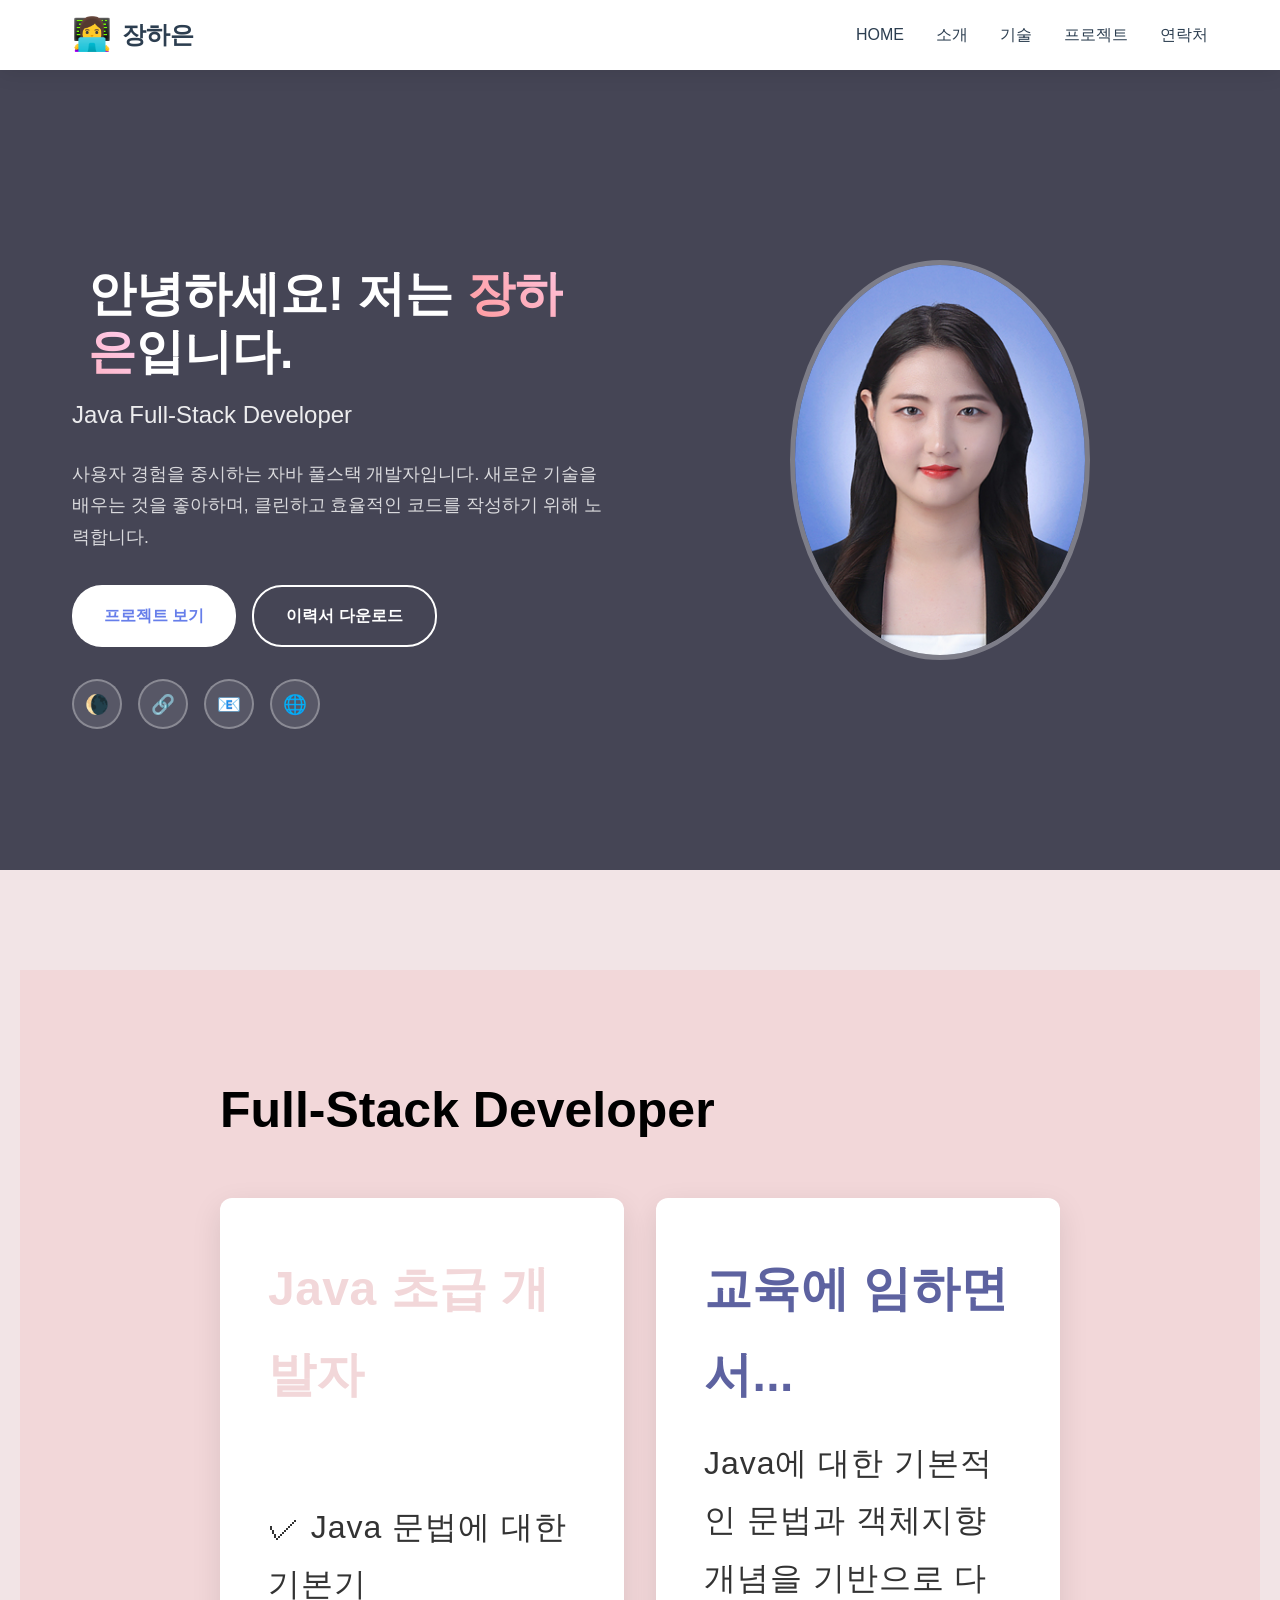
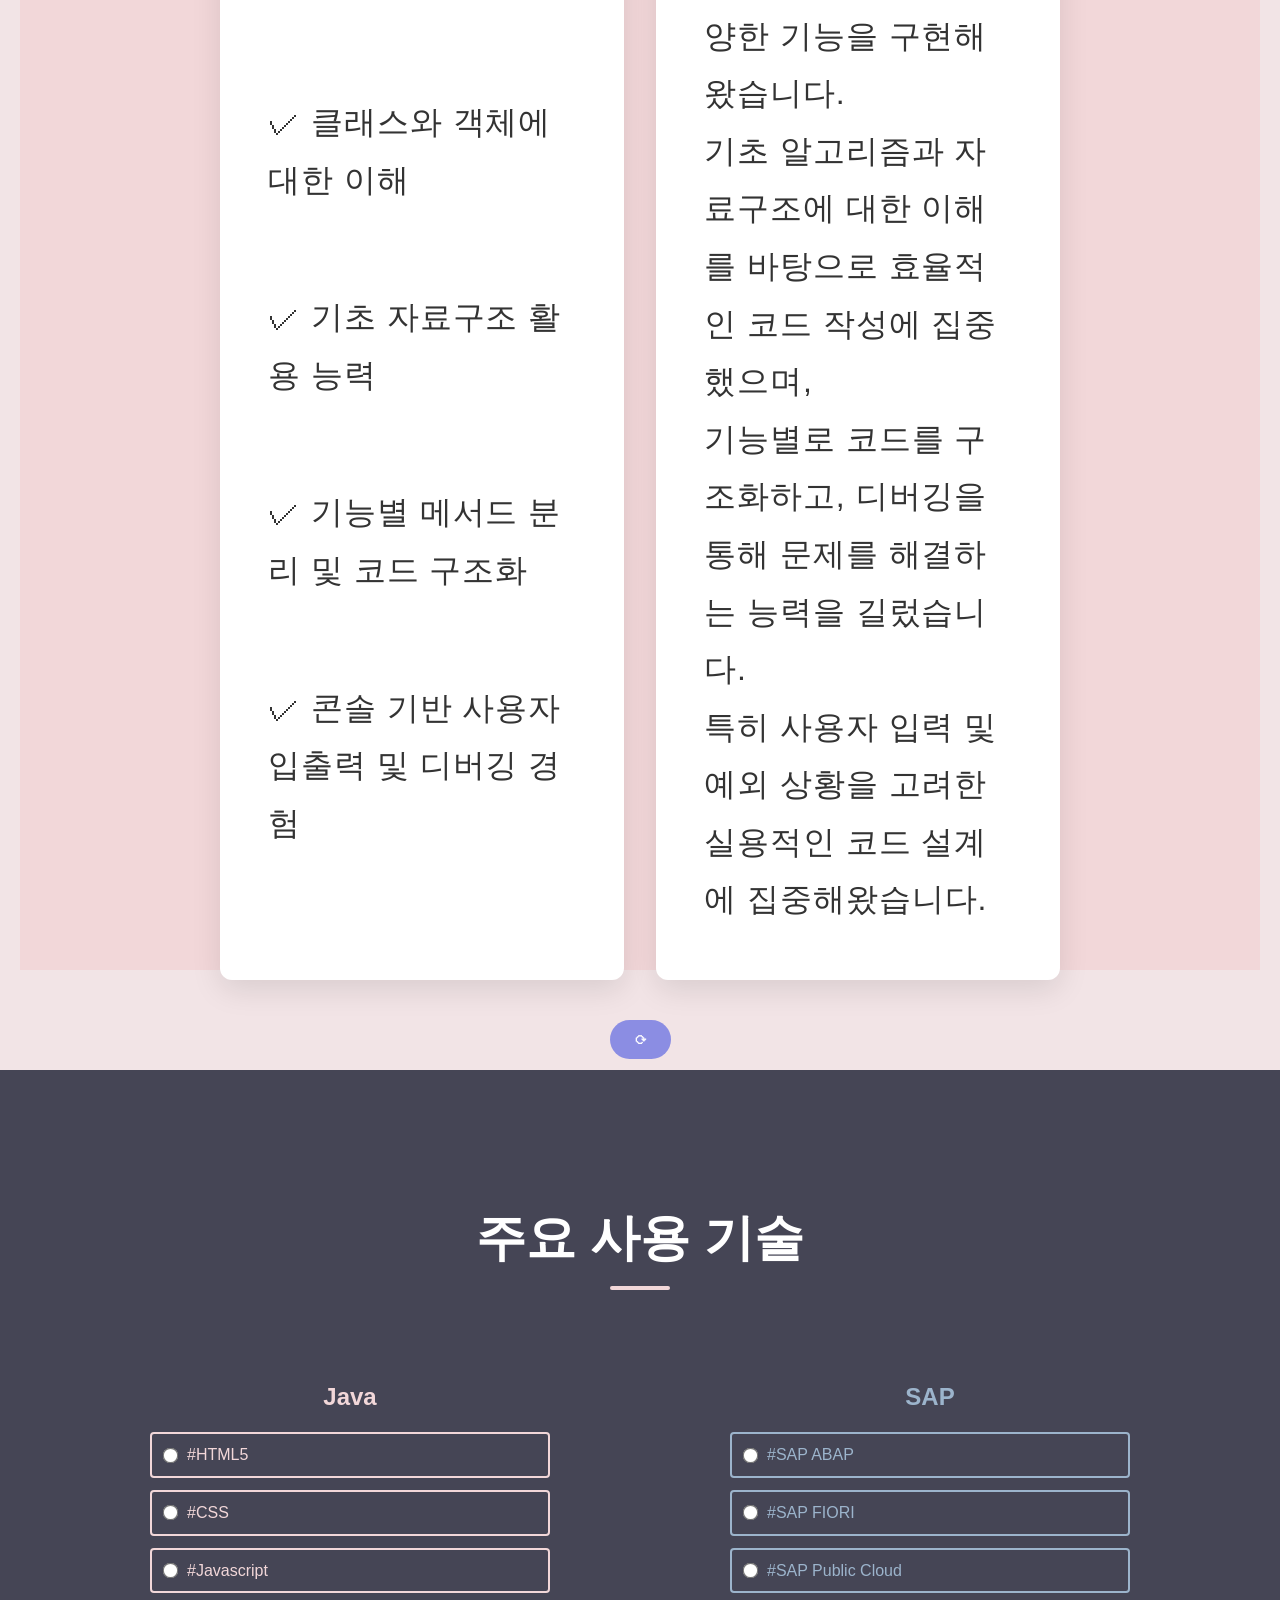
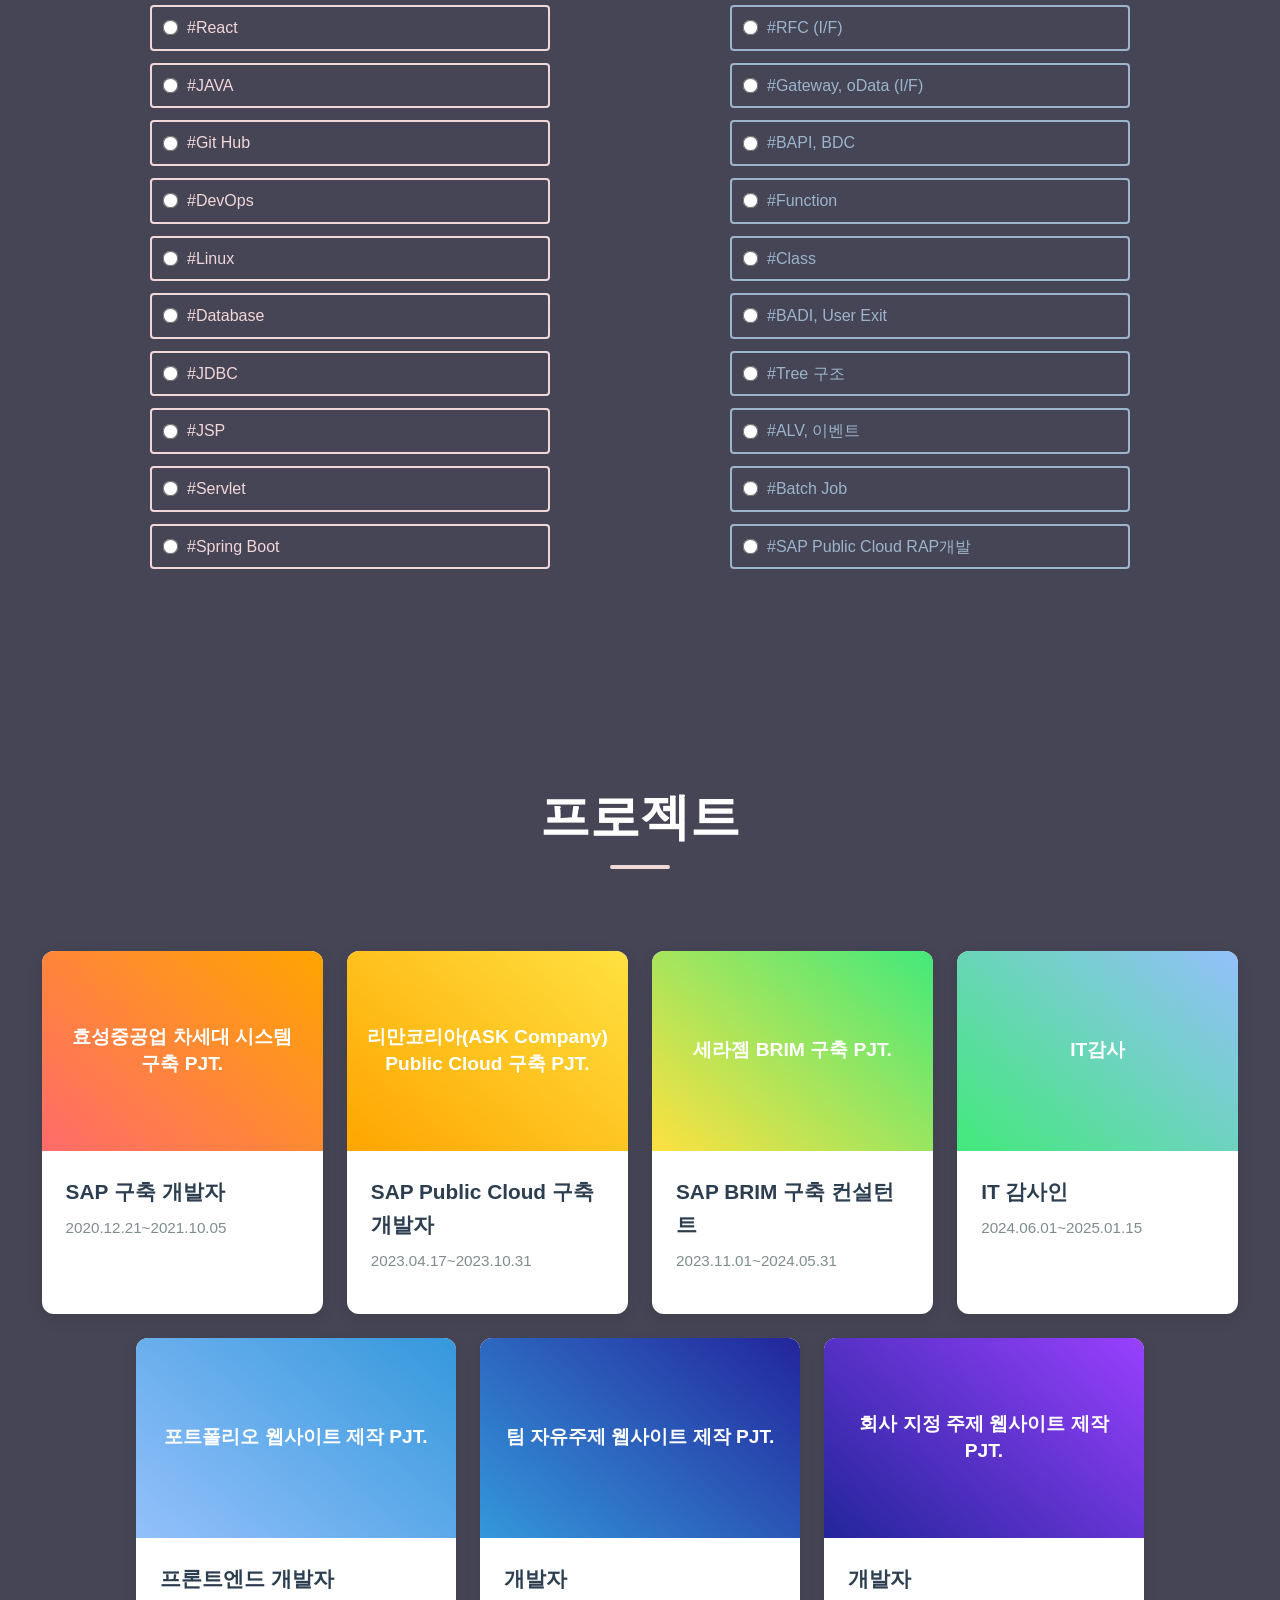
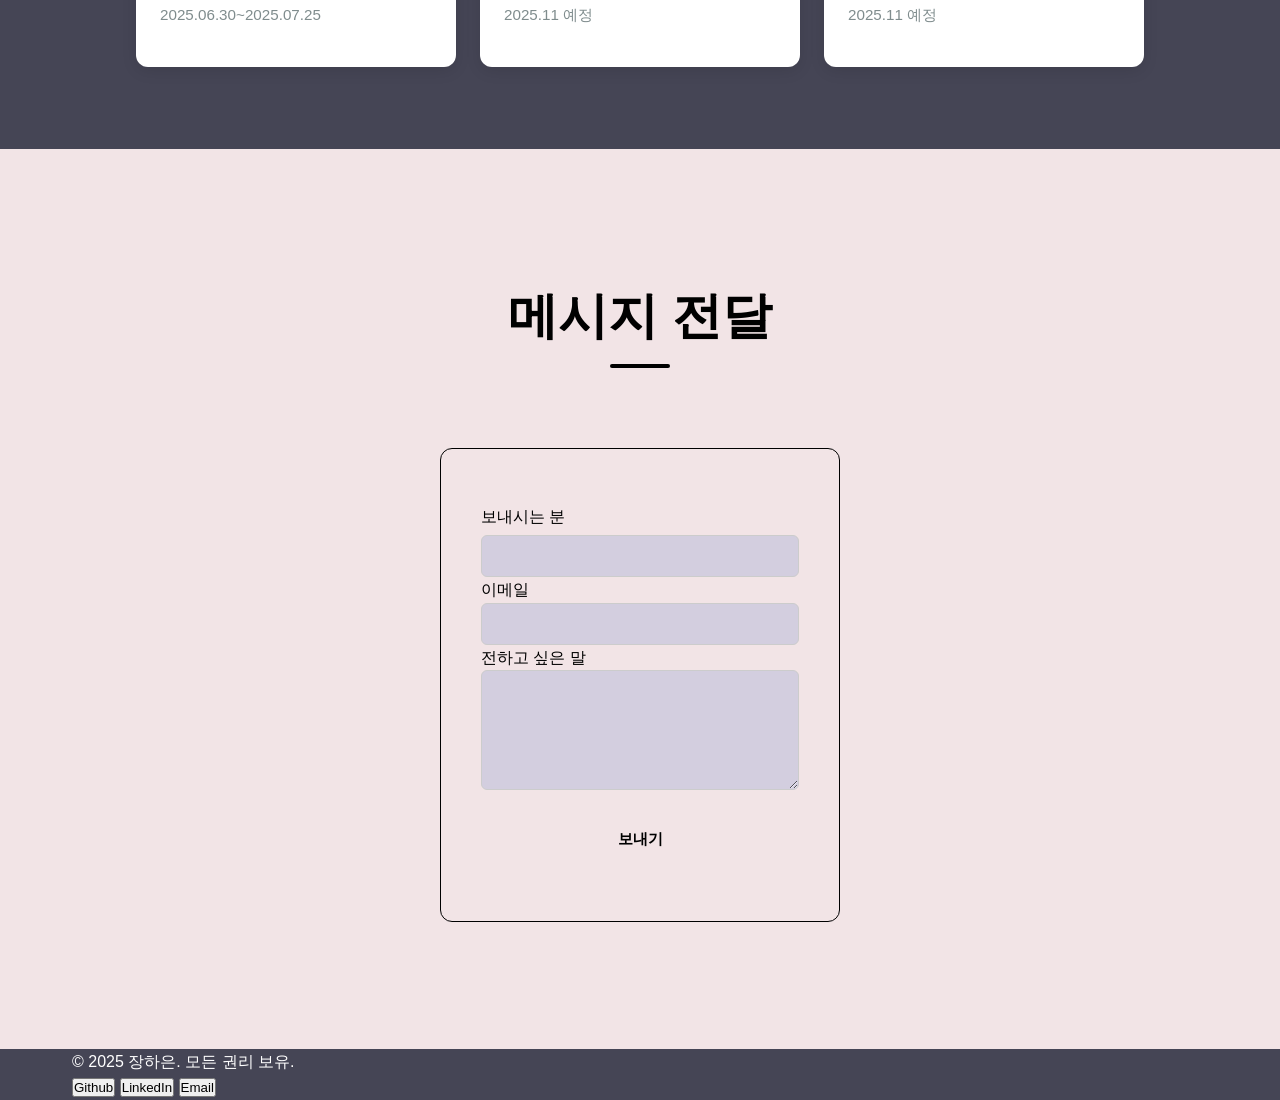
<file: 250725_(3)/portfolio/index.html>
<!DOCTYPE html>
<html lang="ko">
<head>
    <meta charset="UTF-8">
    <meta name="viewport" content="width=device-width, initial-scale=1.0">
    <title>장하은 - 자바 풀스택 개발자</title>
    <link rel="stylesheet" href="css/style.css">
</head>
<body>
    <!-- 1. 네비게이션 바 -->
    <nav class="navbar">
        <div class="nav-container">
            <!-- 로고 -->
             <div class="nav-logo">
                <span onclick="">👩‍💻</span>
                <span>장하은</span>
             </div>
             <div>
                <ul class="nav-menu" id="nav-menu">
                    <!-- 앵커 링크 : SPA처럼 페이지 내 섹션 이동 -->
                    <li><a href="#home">HOME</a></li>
                    <li><a href="#about">소개</a></li>
                    <li><a href="#skills">기술</a></li>
                    <li><a href="#projects">프로젝트</a></li>
                    <li><a href="#contact">연락처</a></li>
                </ul>
                <div class="hamburger" id="hamburger">☰</div>
             </div>
        </div>
    </nav>

    <!-- 2. 메인 화면 -->
    <section class="hero-main" id="home">
        <div class="hero-container">
            <div class="hero-content">
                <div class="hero-text">
                    <h1 class="hero-title">안녕하세요! 저는 <span class="highlight">장하은</span>입니다.</h1>
                    <p class="hero-subtitle">Java Full-Stack Developer</p>
                    <p class="hero-description">
                        사용자 경험을 중시하는 자바 풀스택 개발자입니다.
                        새로운 기술을 배우는 것을 좋아하며, 클린하고 효율적인 코드를 작성하기 위해 노력합니다.
                    </p>
                    <div class="hero-buttons">
                        <button class="btn-primary" onclick="document.getElementById('projects').scrollIntoView({ behavior: 'smooth' });">프로젝트 보기</button>
                        <a href="assets/resume.docx" download class="btn-secondary">이력서 다운로드</a>
                    </div>
                    <div class="social-links">
                        <button class="social-btn github" onclick="window.open('https://github.com/HAEUN9880/portfolio_PJT')">🌘</button>
                        <button class="social-btn linkedin" onclick="window.open('https://www.linkedin.com/in/%ED%95%98%EC%9D%80-%EC%9E%A5-ab5b87296/')">🔗</button>
                        <button class="social-btn email" onclick="location.href='mailto:hn03238@naver.com?subject=포트폴리오 문의&body=안녕하세요 하은님, 포트폴리오 잘 봤습니다!'">📧</button>
                        <button class="social-btn portfolio" onclick="">🌐</button>
                    </div>
                </div>
                <div class="hero-image">
                    <div class="profile-image" onclick="">
                        <img src="image/ID_photo_blue.jpg" alt="소개 사진" />
                    </div>
                </div>
            </div>
        </div>
    </section>

    <!-- 3. 소개 섹션 -->
    <section class="about" id="about">
        <div class="background" id="background-about">
            <div class="about-container">
                <h1 id="about-h1">Full-Stack Developer</h1>
                <div class="rotator" id="rotator">
                    <div class = java>
                        <div class="card front">
                            <h2 class="about-h2" id="h2-java">Java 초급 개발자</h2>
                            <ul>
                                <li>✓ Java 문법에 대한 기본기</li>
                                <li>✓ 클래스와 객체에 대한 이해</li>
                                <li>✓ 기초 자료구조 활용 능력</li>
                                <li>✓ 기능별 메서드 분리 및 코드 구조화</li>
                                <li>✓ 콘솔 기반 사용자 입출력 및 디버깅 경험</li>
                            </ul>
                        </div>
                        <div class="tech-text">
                            <h1>교육에 임하면서...</h1>
                            <p>
                                Java에 대한 기본적인 문법과 객체지향 개념을 기반으로 다양한 기능을 구현해왔습니다.<br>
                                기초 알고리즘과 자료구조에 대한 이해를 바탕으로 효율적인 코드 작성에 집중했으며,<br>
                                기능별로 코드를 구조화하고, 디버깅을 통해 문제를 해결하는 능력을 길렀습니다.<br>
                                특히 사용자 입력 및 예외 상황을 고려한 실용적인 코드 설계에 집중해왔습니다.
                            </p>
                        </div>
                    </div>
                    <div class = sap>
                        <div class="card back">
                            <h2 class="about-h2" id="h2-sap">SAP 컨설턴트</h2>
                            <ul>
                                <li>✓ 개발을 이해하고 설계 구상이 가능한 컨설턴트</li>
                                <li>✓ SAP System 운영 및 관리</li>
                                <li>✓ ABAP 및 Fiori 개발, SAP Public Cloud 프로젝트 경험자</li>
                                <li>✓ SAP 연동시스템 I/F 개발 및 유지보수</li>
                                <li>✓ IT감사 대응 가능</li>
                            </ul>
                        </div>
                        <div class="tech-text">
                            <h1>경험 중심의...</h1>
                            <p>
                                SAP 시스템의 구조와 모듈별 흐름을 이해하고 있으며,<br>
                                FIORI, ABAP, SAP Public Cloud 등 다양한 환경에서의 개발 및 유지보수 경험이 있습니다.<br>
                                특히 SAP 인터페이스(RFC, oData)와 사용자 정의 기능(BAPI, BADI, User Exit 등)을 활용한<br>
                                프로세스 자동화 및 커스터마이징을 수행해왔습니다.<br>
                                또한, ITGC/ITAC 등 감사 대응 경험을 통해 시스템 안정성과 보안을 고려한 설계를 중요하게 생각합니다.
                            </p>
                        </div>
                        
                    </div>
                </div>
                <button onclick="rotate()" id="rotate-btn">⟳</button>
            </div>
        </div>    
    </section>

    <!-- 4. 스킬 섹션 -->
    <section id="skills" class="skills">
        <!-- <div class="background"> -->
            <div class="container">
                <h1 id="skill-h1">주요 사용 기술</h1>
                <div class="tech-container">
                    <div class="tech-group">
                        <h2 class="skills-subject" id="skills-java">Java</h2>
                        <div class="tech-column" id="column1"></div>
                    </div>
                    <div class="tech-group">
                        <h2 class="skills-subject" id="skills-sap">SAP</h2>
                        <div class="tech-column" id="column2"></div>
                    </div>
                </div>

                <!-- 모달 구조 -->
                <div id="modal" class="modal">
                    <div class="modal-content">
                    <span class="close-btn" onclick="closeModal()">&times;</span>
                    <h2 id="modal-title"></h2>
                    <p id="modal-desc"></p>
                    </div>
                </div>
            </div>
        <!-- </div>     -->
    </section>

    <!-- 5. 프로젝트 섹션 -->
    <section id="projects" class="projects">
        <div>
            <h1 id="projects-subject">프로젝트</h1>
            <div class="projects-container">

                <!-- 첫번째 프로젝트 카드 -->
                <div class="project-card" onclick="goToDetail('card1_hyosung.html')">
                    <!-- 프로젝트 이미지 영역(텍스트로 표현) -->
                    <div class="project-card-image">효성중공업 차세대 시스템 구축 PJT.</div>
                    <!-- 프로젝트 정보 영역 -->
                    <div class="project-card-content">
                        <!-- 프로젝트명 -->
                        <h3 class="project-card-title">SAP 구축 개발자</h3>
                        <!-- 프로젝트 설명 -->
                        <p class="project-card-description">2020.12.21~2021.10.05</p>
                    </div>
                </div>

                <!-- 두번째 프로젝트 카드 -->
                <div class="project-card" onclick="goToDetail('card2_ASK.html')">
                    <!-- 프로젝트 이미지 영역(텍스트로 표현) -->
                    <div class="project-card-image">리만코리아(ASK Company) Public Cloud 구축 PJT.</div>
                    <!-- 프로젝트 정보 영역 -->
                    <div class="project-card-content">
                        <!-- 프로젝트명 -->
                        <h3 class="project-card-title">SAP Public Cloud 구축 개발자</h3>
                        <!-- 프로젝트 설명 -->
                        <p class="project-card-description">2023.04.17~2023.10.31</p>
                    </div>
                </div>  

                <!-- 세번째 프로젝트 카드 -->
                <div class="project-card" onclick="goToDetail('card3_Ceragem.html')">
                    <!-- 프로젝트 이미지 영역(텍스트로 표현) -->
                    <div class="project-card-image">세라젬 BRIM 구축 PJT.</div>
                    <!-- 프로젝트 정보 영역 -->
                    <div class="project-card-content">
                        <!-- 프로젝트명 -->
                        <h3 class="project-card-title">SAP BRIM 구축 컨설턴트</h3>
                        <!-- 프로젝트 설명 -->
                        <p class="project-card-description">2023.11.01~2024.05.31</p>
                    </div>
                </div>

                <!-- 네번째 프로젝트 카드 -->
                <div class="project-card" onclick="goToDetail('card4_ITaudit.html')">
                    <!-- 프로젝트 이미지 영역(텍스트로 표현) -->
                    <div class="project-card-image">IT감사</div>
                    <!-- 프로젝트 정보 영역 -->
                    <div class="project-card-content">
                        <!-- 프로젝트명 -->
                        <h3 class="project-card-title">IT 감사인</h3>
                        <!-- 프로젝트 설명 -->
                        <p class="project-card-description">2024.06.01~2025.01.15</p>
                    </div>
                </div> 

                <!-- 다섯번째 프로젝트 카드 -->
                <div class="project-card" onclick="goToDetail('card5_Portfolio.html')">
                    <!-- 프로젝트 이미지 영역(텍스트로 표현) -->
                    <div class="project-card-image">포트폴리오 웹사이트 제작 PJT.</div>
                    <!-- 프로젝트 정보 영역 -->
                    <div class="project-card-content">
                        <!-- 프로젝트명 -->
                        <h3 class="project-card-title">프론트엔드 개발자</h3>
                        <!-- 프로젝트 설명 -->
                        <p class="project-card-description">2025.06.30~2025.07.25</p>
                    </div>
                </div> 

                <!-- 여섯번째 프로젝트카드 -->
                <div class="project-card" onclick="goToDetail('card6_Web.html')">
                    <!-- 프로젝트 이미지 영역(텍스트로 표현) -->
                    <div class="project-card-image">팀 자유주제 웹사이트 제작 PJT.</div>
                    <!-- 프로젝트 정보 영역 -->
                    <div class="project-card-content">
                        <!-- 프로젝트명 -->
                        <h3 class="project-card-title">개발자</h3>
                        <!-- 프로젝트 설명 -->
                        <p class="project-card-description">2025.11 예정</p>
                    </div>
                </div> 

                <!-- 일곱번째 프로젝트카드 -->
                <div class="project-card" onclick="goToDetail('card7_Web.html')">
                    <!-- 프로젝트 이미지 영역(텍스트로 표현) -->
                    <div class="project-card-image">회사 지정 주제 웹사이트 제작 PJT.</div>
                    <!-- 프로젝트 정보 영역 -->
                    <div class="project-card-content">
                        <!-- 프로젝트명 -->
                        <h3 class="project-card-title">개발자</h3>
                        <!-- 프로젝트 설명 -->
                        <p class="project-card-description">2025.11 예정</p>
                    </div>
                </div> 
            </div>
        </div>
    </section>

    <!-- 6. 연락처 -->
    <section id="contact" class="contact">
        <div>
            <h1 id="form-subject">메시지 전달</h1>
            <div class="form-container">   
                <form id="contactForm">
                <label for="name" class="form-label">보내시는 분</label>
                <input type="text" id="name" name="name" class="form-input" required >

                <label for="email">이메일</label>
                <input type="email" id="email" name="email" class="form-input" required>

                <label for="message">전하고 싶은 말</label>
                <textarea id="message" name="message" class="form-textarea" required></textarea>

                <button type="submit" class="form-send-btn">보내기</button>
                </form>
                <p id="result"></p>
            </div>
        </div>
    </section>

    <!-- 7. 푸터 -->
    <footer class="footer">
        <div class="container">
            <p>&copy; 2025 장하은. 모든 권리 보유.</p>
            <div class="footer-social">
                <button onclick="">Github</button>
                <button onclick="">LinkedIn</button>
                <button onclick="">Email</button>
            </div>
        </div>
    </footer>

    <script src="js/script.js"></script>
</body>
</html>
</file>
<file: 250725_(3)/portfolio/css/style.css>
/* 전역 리셋과 기본 설정 */
* {
    margin: 0;
    padding: 0;
    box-sizing: border-box;
    
}

html, body {
  scroll-behavior: smooth;
  
}

/* 전역에서 사용할 CSS 변수 */
:root {
 --primary-color : #667eea;   /* 주요 색상 */
 --secondary-color : #764ba2; /* 보조 색상 */
 --text-color : #2c3e50;      /* 글자 색상 */
 --white: #ffffff;             /* 밝은 배경 */
 --shadow: rgba(0,0,0,0.1);    /* 그림자 효과 */
 --light-blue: #e0f0ff;

 --medium-gray: #cccccc;
 --font-dark: #333;
 --font-light: #777;
 --pink: #ff7ab0;
 --orange: #ff9a83;
 --sky: #e0f0ff;
 --blue: #007bff;
 --light-gray: #aaaabc;
 --gray: #454555;

}

/* body 기본 스타일 */
body {
    font-family:'Segoe UI', Tahoma, Geneva, Verdana, sans-serif;
    line-height: 1.6; /* 줄 간격 */
    /* color: var(--text-color); CSS 변수 사용 */
    color: var(--font-dark);
    overflow-x: hidden;    /* 가로 스크롤 방지 */
    background-color: var(--gray);
    padding-top: 60px;
    height: 100vh;
   
}

/* 공통 배경*/
.background {
    background  : #F2D7D9;
    height: 100rem;
    width: 100rem;
    align-items: center;


}

/* 공통 컨테이너 */
.container {
    max-width: 1200px;
    margin: 0 auto;
    padding: 0 2rem;

}

/* 섹션 공통 스타일*/
section {
    padding: 4rem 0; /* 줄여서 간결하게 */
    margin-top: 0;   /* 중복 제거 */

}

.hero-main,
.about,
.skills,
.projects,
.contact {
  margin-top: 0 !important;
  min-height: auto;
  padding: 4rem 0;
}

/* 1. 네비게이션 바 */
.navbar {
    background  : var(--white);
    box-shadow: 0 2px 20px var(--shadow);
    position: fixed;    /* 스크롤해도 상단 고정 */
    top: 0;
    width: 100%;
    z-index: 1000;      /* 다른 요소가 있어도 그 위에 표시 */
    transition: all 0.3s ease;      /* 부드러운 변화 효과 */
}

.nav-container {
    max-width: 1200px;
    margin: 0 auto;
    padding: 0 2rem;
    display: flex;      /* Flexbox 레이아웃 */
    justify-content: space-between;     /* 양 끝 정렬 */
    align-items: center;
    height: 70px;
}

.nav-logo {
    display: flex;
    align-items: center;
    gap: 10px;
    font-size: 1.5rem;
    font-weight: 700;
    color: var(--text-color);

}

.nav-logo span:first-child {
    font-size: 2rem;
    cursor: pointer;
    transition: transform 0.3s ease;

}

.nav-logo span:first-child:hover{
    transform: scale(1.2);     /*크기 확대*/

}

.nav-menu {
    display: flex;
    list-style: none;
    align-items: center;
    gap: 2rem;

}

.nav-menu a {
    text-decoration: none;
    color: var(--text-color);
    font-weight:  500;
    transition: color 0.3s ease; 
    position: relative;  /* ::after 가상 요소를 위한 포지션닝 */
}

.nav-menu a:hover {
    color: var(--primary-color);

}

/*호버시 나타나는 밑줄 효과 */
.nav-menu a::after {
    content: '';
    width: 0;
    height: 2px;
    background-color: var(--primary-color);
    position: absolute;
    bottom: -5px;
    left: 0;
    transition: width 0.3s ease;

}

.nav-menu a:hover::after {
    width: 100%     /* 호버시에 전체 너비로 확장 */

}

/* 햄버거 아이콘 기본 숨김 (PC용에서는 안 보이게) */
.hamburger {
  display: none;
  font-size: 2rem;
  cursor: pointer;
  user-select: none;
}

/* 모바일에서 보이게 */
@media (max-width: 768px) {
  .hamburger {
    display: block;
    color: var(--text-color);
  }
  
  .nav-menu {
    display: none; /* 기본 숨김 */
    flex-direction: column;
    position: absolute;
    top: 70px;
    right: 0;
    background-color: white;
    width: 200px;
    box-shadow: 0 4px 10px rgba(0, 0, 0, 0.1);
  }
  .nav-menu.active {
    display: flex;  /* 햄버거 클릭 시 나타남 */
  }

  .nav-menu li {
    padding: 15px;
    text-align: center;
  }
}


/* 2. 메인 섹션 */
.hero-main {
    background-color: var(--gray);
    /* background: linear-gradient(135deg, var(--primary-color) 0%, var(--secondary-color) 100%); */
    color: white;
    padding: 8rem 0 5rem;
    margin-top: 70px;
    min-height: 90vh; /* 뷰포트 높이의 90%*/
    display: flex;
    align-items: center;

}

.hero-container {
    max-width: 1200px;
    margin: 0 auto;
    padding: 0 2rem;
    

}

.hero-content {
    display: grid;
    grid-template-columns: 1fr 1fr;    /* 두 개의 동일한 너비 열 */
    gap: 4rem;
    align-items: center;

}

.hero-title {
    font-size: 3rem;
    margin: 1rem;
    line-height: 1.2;

}

.highlight {
    /* 그라디언트 텍스트 효과 */
    background: linear-gradient(45deg, #ff9a9e, #fecfef);
    -webkit-background-clip: text;
    -webkit-text-fill-color: transparent;
    background-clip: text;    /* 텍스트에만 그라디언트 적용*/
    
}

.hero-subtitle {
    font-size: 1.5rem;
    margin-bottom: 1.5rem;
    opacity: 0.9;

}

.hero-description {
    font-size: 1.1rem;
    margin-bottom: 2rem;
    opacity: 0.8;
    line-height: 1.8; /* 본문 가독성 위한 넓은 줄 간격 */

}

.hero-buttons {
    display: flex;
    gap: 1rem;
    margin-bottom: 2rem;

}

.btn-primary, .btn-secondary {
    padding: 1rem 2rem;
    border: none;
    border-radius: 30px;
    font-size: 1rem;
    font-weight: 600;
    cursor: pointer;
    transition: all 0.3s ease;
    
}

.btn-primary {
    background: white;
    color: var(--primary-color);

}

.btn-secondary {
    background: transparent;
    color: white;
    border: 2px solid white;
    text-decoration: none;

}

.btn-primary:hover{
    transform: translateY(-3px); /* 호버 시 위로 이동 */
    box-shadow: 0 10px 30px rgba(0, 0, 0, 0.1);

}

.btn-secondary:hover{
    background-color: white;
    color: var(--primary-color);
   
}

.social-links {
    display: flex;
    gap: 1rem;

}

.social-btn {
    width: 50px;
    height: 50px;
    border-radius: 50%; /* 원형 버튼 */
    border: 2px solid rgba(255, 255, 255, 0.3);
    background: rgb(255, 255, 255, 0.1); /* 반투명 배경 */
    color: white;
    font-size: 1.2rem;
    cursor: pointer;
    transition: all 0.3s ease;
    display: flex;
    align-items: center;
    justify-content: center;

}

.social-btn:hover {
    background-color: white;
    color: var(--primary-color);
    transform: translateY(-3px);

}

img{
    width: 300px;
    height: 400px;
    border-radius: 50%;
    border: 5px solid rgba(255, 255, 255, 0.3);
}

.hero-image { 
    display: flex;
    align-items: center;
    justify-content: center;
    font-size: 8rem;
    cursor: pointer;
    transition: all 0.3s ease;
}

img:hover {
    transform: scale(1.05);
    box-shadow: 0 20px 40px rgba(0, 0, 0, 0.2);
}

/* 3. 소개 섹션 */
/* 3-1. 전체 레이아웃 */
.about {
  background-color: #f2e4e6;
  padding: 100px 20px;
  display: flex;
  justify-content: center;
  align-items: center;
  min-height: unset;
}

.about-container {
  width: 100%;
  padding: 100px 200px;
  margin: 0 auto;
  display: flex;
  flex-direction: column;
  align-items: center;
  position: relative;
  transition: transform 0.8s ease;
  transform-style: preserve-3d;
}

/* 섹션 제목 */
#about-h1 {
  text-align: left;
  font-size: 50px;
  color: black;
  padding-bottom: 3rem;
  align-self: flex-start; /* ← 추가: 왼쪽 정렬 강제 */
}

/* 초기 상태: Java만 보이게 */
.java {
  display: flex;
  flex-wrap: wrap;
  justify-content: center;
  gap: 2rem;
  width: 100%;
  max-width: 1200px;
  margin: 0 auto;
}

.sap {
  display: none;
  flex-wrap: wrap;
  justify-content: center;
  gap: 2rem;
  width: 100%;
  max-width: 1200px;
  margin: 0 auto;
}

/* 3-2. Rotator & 페이스(.java, .sap) 레이아웃 */
#rotator {
  width: 100%;
  perspective: 1000px; /* 필요 시 카드 회전에 depth 추가 */
  position: relative;
  transform-style: preserve-3d;
  transition: transform 0.5s ease;
  cursor: grab;
}

#rotator.flipped .about-container {
  transform: rotateY(180deg);
}

/* 앞면(Java)·뒷면(SAP) 페이스 공통 */
#rotator .java,
#rotator .sap {
  display: flex;
  gap: 2rem;
  align-items: stretch;
  justify-content: center;
  width: 100%;
  flex-wrap: wrap;
  backface-visibility: hidden;
}

/* 초기 상태: SAP 숨김 */
#rotator .sap {
  display: none;
}

/* 3-3. 토글 클래스(.flipped)에 따른 보임/숨김 */
#rotator.flipped .java { display: none !important; }
#rotator.flipped .sap  { display: flex  !important; }

/* 3-4. 카드 공통 스타일 */
.card,
.tech-text {
  background: #fff;
  border-radius: 12px;
  box-shadow: 0 10px 30px rgba(0, 0, 0, 0.1);
  transition: transform 0.3s ease;

  flex: 1 1 42%;           /* 한 줄에 두 개 (조금 더 넓게) */
  max-width: 600px;        /* 박스 최대 너비 늘림 */
  min-width: 350px;        /* 모바일에서도 너무 작아지지 않게 */
  min-height: 700px;
  padding: 3rem;
  box-sizing: border-box;
  line-height: 1.8;        /* 줄 간 넓힘 */
  letter-spacing: 0.03em;  /* 자간 넓힘 */
}

/* 카드 제목 */
.about-h2 {
  font-size: 3rem;
  color: #607d8b;
  margin-bottom: 1.2rem;
  font-weight: bold;
}

/* tech-text 내부 타이틀 */
.tech-text h1 {
  font-size: 3rem;
  color: #5d62a0;
  margin-bottom: 1rem;
  font-weight: 600;
}

/* 리스트 스타일 */
.card ul {
  list-style: none;
  padding: 0;
}

/* 텍스트 간격(행간, 글자간) 넓히기 */
.tech-text p,
.card ul li {
  line-height: 1.8;
  letter-spacing: 0.03em;
  font-size: 2rem;
}

.card ul li {
  margin: 5rem 0;
  /* line-height: 3.2; */
}

/* 3-5. 회전 버튼 */
#rotate-btn {
  margin: 40px auto 0;
  padding: 0.75rem 1.5rem;
  border: none;
  border-radius: 20px;
  background-color: #8b8de3;
  color: #fff;
  font-weight: bold;
  cursor: pointer;
  transition: background-color 0.3s ease;
}
#rotate-btn:hover {
  background-color: #5d62a0;
}

/* 3-6. 마우스 회전 */
.card-face.front {
  transform: rotateY(0deg);
}

.card-face.back {
  transform: rotateY(180deg);
}




/* 3-6. 반응형 */
@media (max-width: 1024px) {
  .card,
  .tech-text {
    flex: 1 1 80%;
    max-width: none;
    min-width: auto;
  }
}

@media (max-width: 768px) {
  .about {
    padding: 60px 16px;
  }

  #about-h1 {
    font-size: 2rem;
    text-align: center;
  }

  .card {
    width: 100%;
    padding: 1.5rem;
    margin: 1rem 0;
  }

  .about-h2 {
    font-size: 1.5rem;
    text-align: center;
  }

  .card ul li {
    font-size: 1rem;
  }
}





/* 4. 기술 섹션 */
.skills {
    background-color: var(--gray);
    /* background: linear-gradient(135deg, var(--primary-color) 0%, var(--secondary-color) 100%); */
    padding: 8rem 0 5rem;
    margin-top: 70px;
    min-height: 90vh;
    display: flex;
    align-items: center;
    justify-content: center;
}

#skill-h1 {
      text-align: center;
      /* margin-bottom: 100px; */
      font-size: 50px;
      color: white;
      padding-bottom: 3rem;

}

#skill-h1::after {
  content: "";
  display: block;
  width: 60px;
  height: 4px;
  background-color: #F2D7D9; /* 원하는 강조색 (예: 파란색) */
  margin: 0.5rem auto 0;
  border-radius: 4px;
}

.tech-container {
  display: flex;
  justify-content: center;
  gap: 80px;
  flex-wrap: wrap;
  margin-top: 40px;
}

.tech-group {
  display: flex;
  flex-direction: column;
  align-items: center;
  width: 500px; 
}

.skills-subject {
  font-size: 24px;
  margin-bottom: 16px;
  text-align: center;
  
}

#h2-java, #skills-java {
    color: #F2D7D9;
}

#h2-sap, #skills-sap{
    color: #9CB4CC;
}

.tech-column {
    display: flex;
    flex-direction: column;
    gap: 12px;
}
.tech-item {
    width: 400px;
    border: 2px solid;
    padding: 8px 12px;
    display: flex;
    align-items: center;
    gap: 10px;
    border-radius: 4px;
    cursor: pointer;
}

#column1{
    color: #F2D7D9;
    border: #F2D7D9;
}

#column2{
    color: #9CB4CC;
    border:#9CB4CC;
}

input[type="radio"] {
    transform: scale(1.2);
}

/* 모달 스타일 */
.modal {
    display: none;
    position: fixed;
    z-index: 999;
    left: 0;
    top: 0;
    width: 100vw;
    height: 100vh;
    background-color: rgba(0, 0, 0, 0.5);
}
.modal-content {
    background-color: #fff;
    margin: 15% auto;
    padding: 30px;
    border-radius: 10px;
    width: 400px;
    position: relative;
    box-shadow: 0 10px 30px rgba(0,0,0,0.2);
}
.close-btn {
    position: absolute;
    top: 10px;
    right: 14px;
    font-size: 18px;
    font-weight: bold;
    color: #333;
    cursor: pointer;
}


/* 5. 프로젝트 섹션 */

.projects {
    background-color: var(--gray);
    /* background: linear-gradient(135deg, var(--primary-color) 0%, var(--secondary-color) 100%); */
    color: white;
    padding: 8rem 0 5rem;
    margin-top: 70px;
    min-height: 90vh; /* 뷰포트 높이의 90%*/
    display: block;
    
}
#projects-subject {
  font-size: 50px;
  color: white;
  text-align: center;
  position: relative;
  padding-bottom: 5rem;

}
#projects-subject::after {
  content: "";
  display: block;
  width: 60px;
  height: 4px;
  background-color: #F2D7D9; /* 원하는 강조색 (예: 파란색) */
  margin: 0.5rem auto 0;
  border-radius: 4px;
}


.projects-container {
    display: flex; /* Flexbox 컨테이너로 설정 */
    flex-wrap: wrap; /* 아이템이 넘치면 다음 줄로 이동함 */
    gap: 1.5rem; /* 카드 간 일정한 간격 (margin) */
    padding: 0.1rem;
    max-width: 1200px; /* 최대 너비 제한 => 너무 넓어지지 않게 */
    margin: 0 auto; /* 컨테이너를 페이지 중앙에 배치 */
    justify-content: center; /* 카드들을 가로축 중앙에 배치 */
}
/* 개별 카드 스타일 */
.project-card {
    flex: 1 1 280px;  /*glex-grow:1, flex-shrink:1, flex-basis:280px*/
                        /* 최소 280px, 공간이 있으면 확장, 부족하면 축소 */
    max-width: 320px; /* 카드가 너무 커지지 않도록 최대 너비 제한 */
    background: white;
    border-radius: 12px;
    box-shadow: 0 4px 15px rgba(0, 0, 0, 0.1);
    overflow: hidden; /* 카드 내용이 둥근 모서리를 넘지 않게하는 효과*/
    transition: transform 0.3s ease; /* 호버 애니메이션을 위한 트랜지션 */

}
.project-card:hover {
    transform: translateY(-5px); /* 마우스 올리면 카드가 5px 위로 이동 */
}

.project-card-image {
    width: 100%;
    height: 200px;
    display: flex;
    justify-content: center;      /* 가로 중앙 정렬 */
    align-items: center;          /* 세로 중앙 정렬 */
    text-align: center;           /* 텍스트 줄바꿈 시 중앙 정렬 */
    padding: 1rem;                /* 내부 여백으로 가독성 향상 */
    box-sizing: border-box;       /* padding 포함 크기 계산 */
    color: white;
    font-size: 1.2rem;
    font-weight: bold;
    line-height: 1.4;             /* 줄 간격 약간 확보 */
    word-break: keep-all;         /* 단어 단위로 줄 바꿈 (한글도 고려) */
}


.project-card:nth-child(1) .project-card-image {
    background: linear-gradient(40deg, #ff6b6b, #ffa500);
}
.project-card:nth-child(2) .project-card-image {
    background: linear-gradient(40deg, #ffa500, #fee140);
}
.project-card:nth-child(3) .project-card-image {
    background: linear-gradient(40deg, #fee140, #43e97b);
}
.project-card:nth-child(4) .project-card-image {
    background: linear-gradient(40deg, #43e97b, #93c0fb);
}
.project-card:nth-child(5) .project-card-image {
    background: linear-gradient(40deg, #93c0fb, #3498db);
}
.project-card:nth-child(6) .project-card-image {
    background: linear-gradient(40deg, #3498db, #23259b);
}
.project-card:nth-child(7) .project-card-image {
    background: linear-gradient(40deg, #23259b, #9940fe);
}

.project-card-content {
    padding: 1.5rem; 
}

.project-card-title {
    font-size: 1.3rem;
    font-weight: bold;
    color: #2c3e50;
    margin-bottom: 0.5rem;
}

.project-card-description {
    color: #7f8c8d;
    margin-bottom: 1rem;
    font-size: 0.95rem;
}

.project-card-footer {
    display: flex;
    justify-content: space-between;
    align-items: center;
}
.project-card-btn {
    padding: 0.7rem 1.5rem;
    background-color: #3498db;
    color: white;
    border: none;
    border-radius: 25px;
    cursor: pointer;
    font-weight: 500;
    transition: background-color 0.3s ease ;
}
.project-card-btn:hover {
    background-color: #2980b6;
}


/*
    반응형 디자인 - 모바일 화면 대응
*/
@media screen and (max-width: 768px) {
    .project-card-container {
        padding: 0;
        gap: 1rem;       /* 카드 간격을 줄여서 공간 절약 */
    }
    .project-card {
        flex: 1 1 100%;  /* 모바일에서는 카드가 전체 너비 차지 */
        max-width: none; /* 최대 너비 제한 해제 */

    }
    
}



/* 6. 연락처 섹션 */
.contact {
  /* background-color: #f2e4e6; */
  /* background-color: var(--gray); */
  background-color: #f2e4e6;
  padding: 100px 20px;
  display: flex;
  justify-content: center;
  align-items: center;
  min-height: 100vh;
}

.form-container {
    max-width: 1200px;
    margin: 0 auto;
    padding: 0 2rem;
    background-color: inherit;
    color: black;
    padding: 40px;
    border: 1px solid black;
    border-radius: 12px;
    width: 400px;


}

#form-subject {
  font-size: 50px;
  color: black;
  text-align: center;
  position: relative;
  padding-bottom: 5rem;

}
#form-subject::after {
  content: "";
  display: block;
  width: 60px;
  height: 4px;
  background-color: #F2D7D9; /* 원하는 강조색 (예: 파란색) */
  background-color: black; /* 원하는 강조색 (예: 파란색) */
  margin: 0.5rem auto 0;
  border-radius: 4px;
}


.form-label {
  display: block;
  margin-top: 15px;
  margin-bottom: 6px;
  font-weight: 500;
}


.form-input, .form-textarea {
  width: 100%;
  padding: 12px;
  border: 1px solid var(--medium-gray);
  border-radius: 6px;
  background-color: #D3CEDF;
  font-size: 14px;
  color: var(--font-dark);
}

.form-input:focus, .form-textarea:focus {
  outline: none;
  border-color: var(--primary-color);
  box-shadow: 0 0 4px rgba(0,123,255,0.3);
  background-color: D3CEDF;
}

.form-textarea {
  height: 120px;
  resize: vertical;
}

.form-send-btn {
  margin-top: 20px;
  width: 100%;
  padding: 12px;
  background-color: inherit;
  color: black;
  font-weight: bold;
  border: none;
  border-radius: 6px;
  font-size: 15px;
  cursor: pointer;
  transition: background-color 0.3s ease;
}

.form-send-btn:hover {
  background-color: white;
  color: black;
  border: none;
}

#result {
  margin-top: 20px;
  text-align: center;
  font-size: 14px;
  color: black;;
}


/* 7. 푸터 */
.footer .container p {
  color: white;
}
</file>
